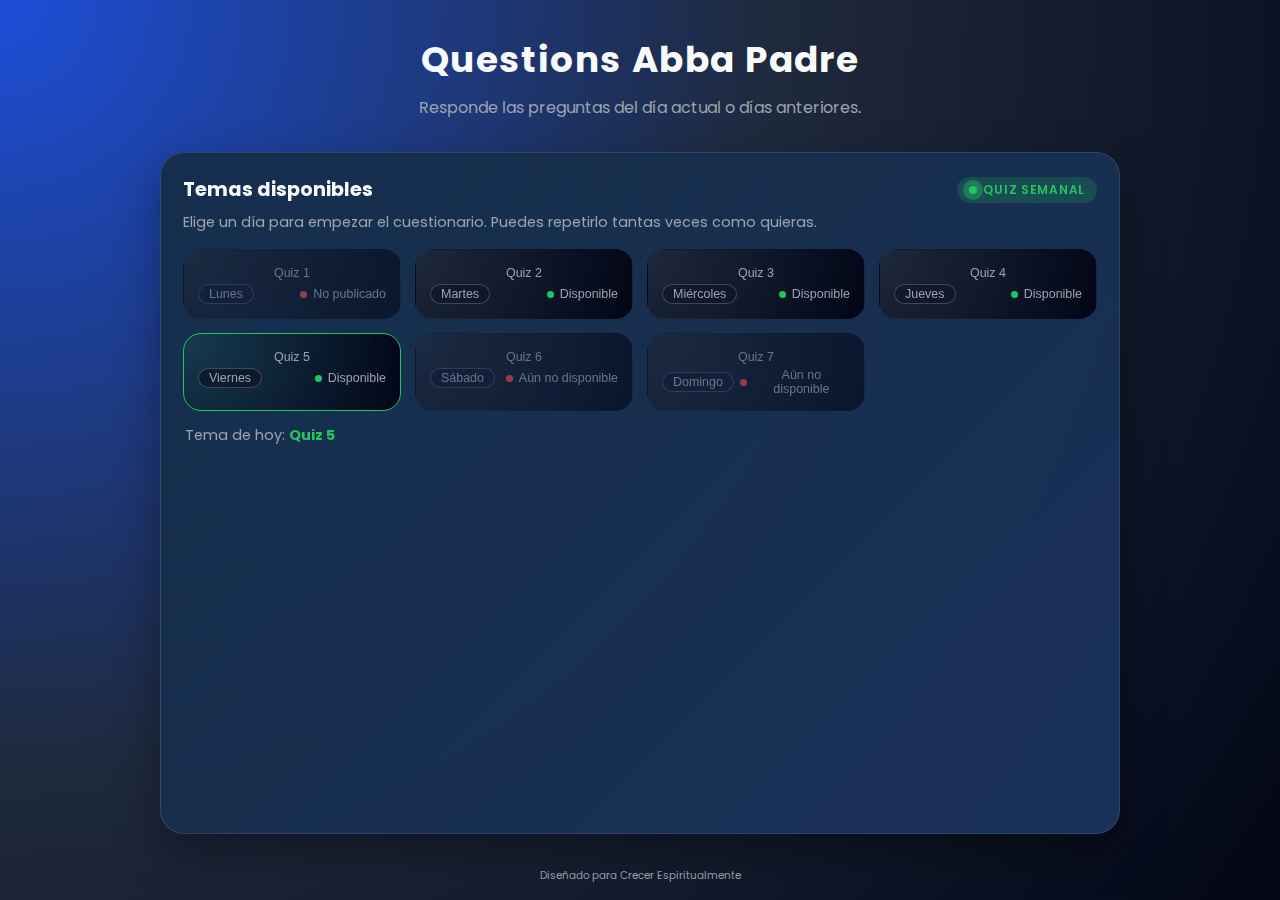
<file: index.html>
<!doctype html>
<html lang="es">
  <head>
    <meta charset="utf-8" />
    <title>Quiz semanal tipo Kahoot</title>
    <meta name="viewport" content="width=device-width, initial-scale=1" />
    <link rel="preconnect" href="https://fonts.googleapis.com" />
    <link rel="preconnect" href="https://fonts.gstatic.com" crossorigin />
    <link
      href="https://fonts.googleapis.com/css2?family=Poppins:wght@400;600;700&display=swap"
      rel="stylesheet"
    />
    <link rel="stylesheet" href="styles.css" />
  </head>
  <body>
    <header class="app-header">
      <h1>Questions Abba Padre</h1>
      <p class="subtitle">
        Responde las preguntas del día actual o días anteriores.
      </p>
    </header>

    <main class="app-main">
      <section class="days-panel card">
        <div class="days-header">
          <h2>Temas disponibles</h2>
          <span class="badge">Quiz semanal</span>
        </div>
        <p class="days-description">
          Elige un día para empezar el cuestionario. Puedes repetirlo tantas veces como quieras.
        </p>
        <div
          id="days-container"
          class="days-container"
          aria-label="Selector de día"
        ></div>
        <p id="current-day-label" class="current-day-label" aria-live="polite"></p>
      </section>
    </main>

    <footer class="app-footer">
      <small
        >Diseñado para Crecer Espiritualmente
    </footer>

    <script src="app.js" defer></script>
  </body>
</html>
</file>
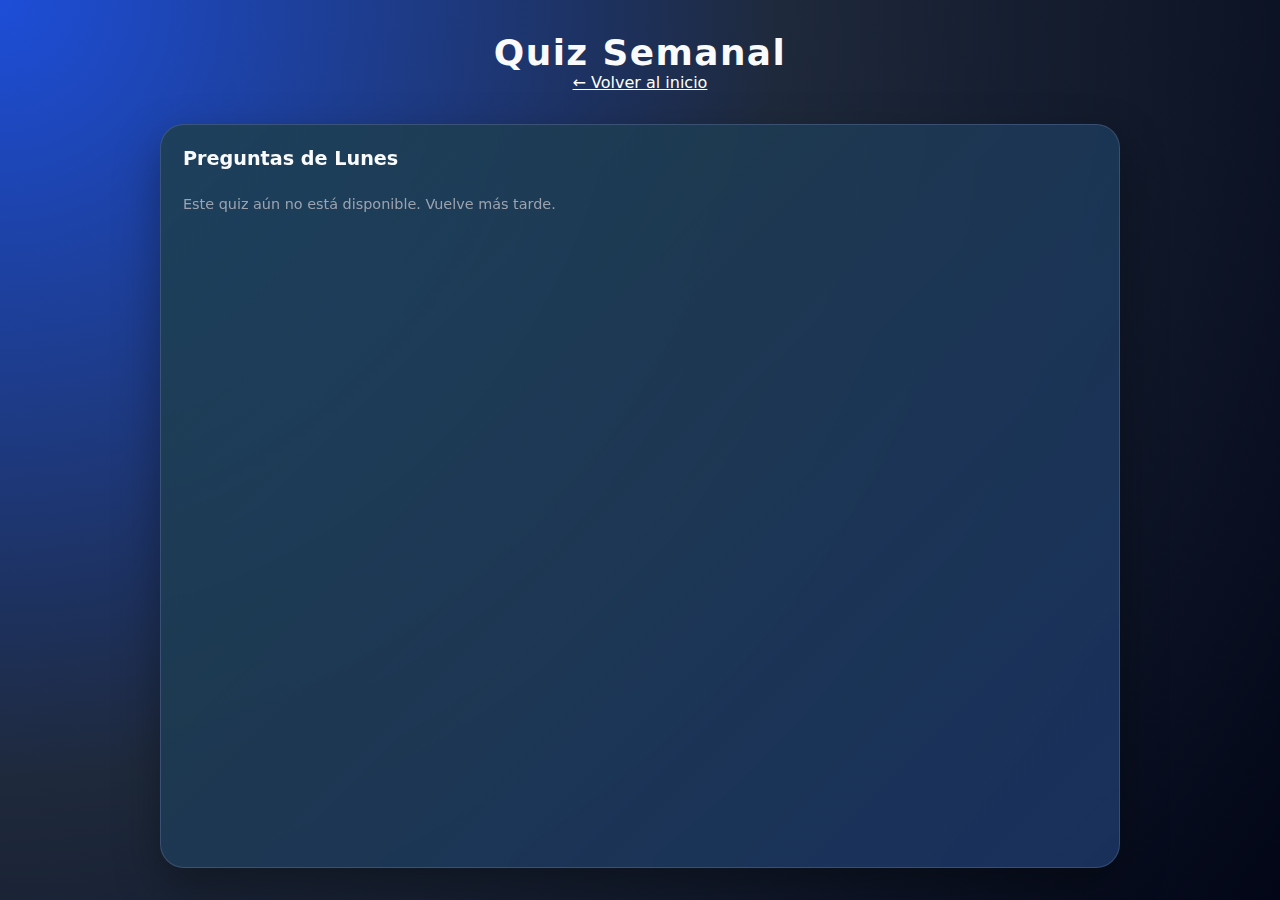
<file: kahoot.html>
<!doctype html>
<html lang="es">
  <head>
    <meta charset="utf-8" />
    <title>Jugando - Quiz Semanal</title>
    <meta name="viewport" content="width=device-width, initial-scale=1" />
    <link rel="stylesheet" href="styles.css" />
  </head>
  <body>
    <header class="app-header">
      <h1>Quiz Semanal</h1>
      <a href="index.html" style="color: white; text-decoration: underline"
        >&larr; Volver al inicio</a
      >
    </header>

    <main class="app-main">
      <section class="questions-panel">
        <h2 id="questions-title">Cargando...</h2>
        <div id="questions-container" class="questions-container"></div>
        <div id="feedback" class="feedback" aria-live="polite"></div>
      </section>
    </main>

    <script src="app.js" defer></script>
  </body>
</html>
</file>
<file: styles.css>
:root {
  --bg-gradient-start: #1a2a6c;
  --bg-gradient-middle: #b21f1f;
  --bg-gradient-end: #fdbb2d;
  --surface-color: rgba(15, 23, 42, 0.9);
  --surface-soft: rgba(15, 23, 42, 0.8);
  --accent: #22c55e;
  --accent-soft: rgba(34, 197, 94, 0.2);
  --accent-strong: #16a34a;
  --text-primary: #f9fafb;
  --text-secondary: #9ca3af;
  --danger: #ef4444;
  --shadow-soft: 0 18px 45px rgba(0, 0, 0, 0.35);
  --radius-lg: 18px;
  --radius-full: 999px;
  --transition-fast: 150ms ease-out;
}

*,
*::before,
*::after {
  box-sizing: border-box;
}

html,
body {
  margin: 0;
  padding: 0;
  height: 100%;
}

body {
  font-family: "Poppins", system-ui, -apple-system, BlinkMacSystemFont,
    "Segoe UI", sans-serif;
  color: var(--text-primary);
  background: radial-gradient(circle at top left, #1d4ed8, #1e293b 50%, #020617);
  min-height: 100vh;
  display: flex;
  flex-direction: column;
  align-items: stretch;
  justify-content: stretch;
}

.app-header {
  padding: 24px 16px 8px;
  text-align: center;
}

.app-header h1 {
  margin: 0;
  font-size: clamp(1.8rem, 2.8vw, 2.4rem);
  font-weight: 700;
  letter-spacing: 0.04em;
}

.subtitle {
  margin: 8px auto 0;
  max-width: 38rem;
  font-size: 0.95rem;
  color: var(--text-secondary);
}

.app-main {
  flex: 1;
  display: flex;
  justify-content: center;
  padding: 8px 16px 24px;
}

.days-panel {
  width: 100%;
  max-width: 960px;
}

.questions-panel {
  width: 100%;
  max-width: 960px;
}

.card {
  background: linear-gradient(
        135deg,
        rgba(56, 189, 248, 0.12),
        rgba(59, 130, 246, 0.24)
      ),
    var(--surface-color);
  backdrop-filter: blur(16px);
  border-radius: 24px;
  box-shadow: var(--shadow-soft);
  padding: 18px 18px 20px;
  border: 1px solid rgba(148, 163, 184, 0.2);
}

.days-header {
  display: flex;
  align-items: center;
  justify-content: space-between;
  gap: 12px;
  margin-bottom: 8px;
}

.days-header h2 {
  margin: 0;
  font-size: 1.1rem;
}

.badge {
  display: inline-flex;
  align-items: center;
  gap: 6px;
  padding: 4px 12px;
  border-radius: var(--radius-full);
  background: var(--accent-soft);
  color: var(--accent);
  font-size: 0.75rem;
  font-weight: 600;
  text-transform: uppercase;
  letter-spacing: 0.06em;
}

.badge::before {
  content: "";
  width: 8px;
  height: 8px;
  border-radius: 999px;
  background: var(--accent);
  box-shadow: 0 0 0 6px rgba(34, 197, 94, 0.4);
}

.days-description {
  margin: 0 0 16px;
  font-size: 0.9rem;
  color: var(--text-secondary);
}

.days-container {
  display: grid;
  grid-template-columns: repeat(2, minmax(0, 1fr));
  gap: 10px;
}

.day-card {
  position: relative;
  border-radius: 18px;
  padding: 10px 12px;
  background: radial-gradient(circle at top left, #1e293b, #020617);
  color: var(--text-primary);
  border: 1px solid transparent;
  cursor: pointer;
  display: flex;
  flex-direction: column;
  gap: 4px;
  isolation: isolate;
  overflow: hidden;
  transition:
    transform var(--transition-fast),
    box-shadow var(--transition-fast),
    border-color var(--transition-fast),
    background-color var(--transition-fast),
    background var(--transition-fast);
}

.day-card::before {
  content: "";
  position: absolute;
  inset: -40%;
  background: conic-gradient(
    from 140deg,
    rgba(56, 189, 248, 0.3),
    rgba(34, 197, 94, 0.3),
    rgba(168, 85, 247, 0.3),
    rgba(56, 189, 248, 0.3)
  );
  opacity: 0;
  transition: opacity 200ms ease-out;
  z-index: -1;
}

.day-card-content {
  position: relative;
  z-index: 1;
}

.day-name {
  font-weight: 600;
  font-size: 0.9rem;
}

.day-subtitle {
  margin-top: 1px;
  font-size: 0.78rem;
  color: var(--text-secondary);
}

.day-topic {
  margin-top: 2px;
  margin-bottom: 4px;
  font-size: 0.78rem;
  color: var(--text-secondary);
  max-height: 2.4em;
  overflow: hidden;
  text-overflow: ellipsis;
}

.day-meta {
  display: flex;
  align-items: center;
  justify-content: space-between;
  gap: 6px;
  font-size: 0.78rem;
  color: var(--text-secondary);
}

.pill {
  padding: 2px 10px;
  border-radius: 999px;
  background: rgba(15, 23, 42, 0.8);
  border: 1px solid rgba(148, 163, 184, 0.35);
  white-space: nowrap;
}

.day-status {
  display: inline-flex;
  align-items: center;
  gap: 6px;
}

.dot {
  width: 7px;
  height: 7px;
  border-radius: 999px;
  background: var(--accent);
}

.day-card:hover,
.day-card:focus-visible {
  outline: none;
  transform: translateY(-2px) scale(1.01);
  border-color: rgba(96, 165, 250, 0.9);
  box-shadow: 0 18px 40px rgba(15, 23, 42, 0.9);
}

.day-card:hover::before,
.day-card:focus-visible::before {
  opacity: 1;
}

.day-card:active {
  transform: translateY(0) scale(0.99);
}

.day-card.current {
  border-color: var(--accent);
  background: radial-gradient(
    circle at top left,
    rgba(34, 197, 94, 0.08),
    #020617
  );
}

.day-card.locked {
  cursor: not-allowed;
  opacity: 0.6;
}

.day-card.locked .dot {
  background: var(--danger);
}

.current-day-label {
  margin: 14px 2px 0;
  font-size: 0.9rem;
  color: var(--text-secondary);
}

.current-day-label strong {
  color: var(--accent);
}

.app-footer {
  text-align: center;
  padding: 0 16px 16px;
  font-size: 0.78rem;
  color: var(--text-secondary);
}

.app-footer code {
  font-size: 0.78rem;
}

@media (min-width: 600px) {
  .app-header {
    padding: 32px 24px 16px;
  }

  .subtitle {
    font-size: 1rem;
  }

  .card {
    padding: 22px 22px 24px;
  }

  .days-container {
    grid-template-columns: repeat(3, minmax(0, 1fr));
    gap: 12px;
  }
}

@media (min-width: 900px) {
  .app-main {
    padding-top: 16px;
    padding-bottom: 32px;
  }

  .days-header h2 {
    font-size: 1.2rem;
  }

  .days-container {
    grid-template-columns: repeat(4, minmax(0, 1fr));
    gap: 14px;
  }

  .day-card {
    padding: 14px 14px;
  }

  .day-name {
    font-size: 1rem;
  }
}

/* ----------------- QUIZ / PREGUNTAS ----------------- */

.questions-panel {
  background: linear-gradient(
        135deg,
        rgba(94, 234, 212, 0.16),
        rgba(59, 130, 246, 0.25)
      ),
    var(--surface-soft);
  backdrop-filter: blur(18px);
  border-radius: 24px;
  box-shadow: var(--shadow-soft);
  padding: 18px 18px 22px;
  border: 1px solid rgba(148, 163, 184, 0.25);
}

.questions-panel h2 {
  margin-top: 0;
  margin-bottom: 10px;
  font-size: 1.1rem;
}

.questions-container {
  display: flex;
  flex-direction: column;
  gap: 10px;
  margin-top: 12px;
}

.question-card {
  border-radius: 18px;
  padding: 12px 12px 10px;
  background: radial-gradient(circle at top left, #020617, #020617 60%, #0b1120);
  border: 1px solid rgba(148, 163, 184, 0.25);
}

.question-text {
  margin: 0 0 6px;
  font-size: 0.95rem;
}

.question-ref {
  margin: 0 0 10px;
  font-size: 0.78rem;
  color: var(--text-secondary);
}

.options-list {
  display: grid;
  grid-template-columns: 1fr;
  gap: 6px;
}

.option-btn {
  width: 100%;
  text-align: left;
  border-radius: 999px;
  border: 1px solid rgba(148, 163, 184, 0.4);
  padding: 8px 12px;
  font-size: 0.85rem;
  background: rgba(15, 23, 42, 0.9);
  color: var(--text-primary);
  cursor: pointer;
  transition:
    background-color var(--transition-fast),
    transform var(--transition-fast),
    box-shadow var(--transition-fast),
    border-color var(--transition-fast),
    color var(--transition-fast);
}

.option-btn:hover,
.option-btn:focus-visible {
  outline: none;
  transform: translateY(-1px);
  box-shadow: 0 12px 24px rgba(15, 23, 42, 0.7);
  border-color: rgba(96, 165, 250, 0.9);
}

.option-btn.correct {
  background: linear-gradient(
    135deg,
    rgba(22, 163, 74, 0.2),
    rgba(22, 163, 74, 0.6)
  );
  border-color: var(--accent-strong);
}

.option-btn.incorrect {
  background: linear-gradient(
    135deg,
    rgba(248, 113, 113, 0.2),
    rgba(239, 68, 68, 0.6)
  );
  border-color: var(--danger);
}

.feedback {
  margin-top: 14px;
  font-size: 0.9rem;
  color: var(--text-secondary);
}

.quiz-wrapper {
  display: flex;
  flex-direction: column;
  gap: 10px;
}

.quiz-header {
  display: flex;
  align-items: center;
  justify-content: space-between;
  gap: 8px;
  flex-wrap: wrap;
}

.question-counter {
  margin: 0;
  font-size: 0.82rem;
  color: var(--text-secondary);
}

.quiz-timer {
  margin: 0;
  font-size: 0.82rem;
  color: var(--text-secondary);
}

.quiz-score {
  margin: 0;
  font-size: 0.82rem;
  color: var(--accent);
  font-weight: 600;
}

.help-btn {
  border-radius: 999px;
  border: 1px solid rgba(148, 163, 184, 0.5);
  background: rgba(15, 23, 42, 0.9);
  color: var(--text-primary);
  padding: 4px 10px;
  font-size: 0.8rem;
  cursor: pointer;
  display: inline-flex;
  align-items: center;
  gap: 4px;
  transition:
    background-color var(--transition-fast),
    transform var(--transition-fast),
    box-shadow var(--transition-fast),
    border-color var(--transition-fast),
    opacity var(--transition-fast);
}

.help-btn:hover:not(:disabled),
.help-btn:focus-visible:not(:disabled) {
  outline: none;
  transform: translateY(-1px);
  box-shadow: 0 10px 20px rgba(15, 23, 42, 0.7);
  border-color: rgba(96, 165, 250, 0.9);
}

.help-btn:disabled {
  opacity: 0.4;
  cursor: default;
  box-shadow: none;
}

.help-modal-backdrop {
  position: fixed;
  inset: 0;
  background: rgba(15, 23, 42, 0.75);
  display: flex;
  align-items: center;
  justify-content: center;
  z-index: 40;
}

.help-modal {
  background: radial-gradient(circle at top left, #0f172a, #020617);
  border-radius: 18px;
  padding: 16px 18px 14px;
  border: 1px solid rgba(148, 163, 184, 0.4);
  box-shadow: 0 22px 50px rgba(0, 0, 0, 0.7);
  max-width: 320px;
  width: calc(100% - 40px);
  color: var(--text-primary);
}

.help-modal h4 {
  margin: 0 0 6px;
  font-size: 0.95rem;
}

.help-modal p {
  margin: 0 0 10px;
  font-size: 0.85rem;
  color: var(--text-secondary);
}

.help-modal-close {
  border-radius: 999px;
  border: none;
  padding: 6px 14px;
  font-size: 0.8rem;
  background: linear-gradient(135deg, #38bdf8, #6366f1);
  color: #f9fafb;
  cursor: pointer;
  box-shadow: 0 10px 24px rgba(37, 99, 235, 0.5);
  transition:
    transform var(--transition-fast),
    box-shadow var(--transition-fast),
    opacity var(--transition-fast);
}

.help-modal-close:hover {
  transform: translateY(-1px);
  box-shadow: 0 14px 32px rgba(37, 99, 235, 0.7);
}

.time-bar {
  position: relative;
  width: 100%;
  height: 6px;
  border-radius: 999px;
  background: rgba(15, 23, 42, 0.9);
  overflow: hidden;
  margin: 4px 0 8px;
}

.time-bar-fill {
  position: absolute;
  inset: 0;
  width: 100%;
  background: linear-gradient(90deg, #22c55e, #eab308, #ef4444);
  transform-origin: left center;
  transition: width 0.2s linear;
}

.quiz-controls {
  margin-top: 6px;
  display: flex;
  justify-content: flex-end;
}

.next-btn {
  border-radius: 999px;
  border: none;
  padding: 8px 16px;
  font-size: 0.85rem;
  background: linear-gradient(135deg, #22c55e, #16a34a);
  color: #f9fafb;
  cursor: pointer;
  box-shadow: 0 10px 24px rgba(22, 163, 74, 0.5);
  transition:
    transform var(--transition-fast),
    box-shadow var(--transition-fast),
    opacity var(--transition-fast);
}

.next-btn:disabled {
  opacity: 0.5;
  cursor: default;
  box-shadow: none;
}

.next-btn:not(:disabled):hover {
  transform: translateY(-1px);
  box-shadow: 0 14px 32px rgba(22, 163, 74, 0.7);
}

.quiz-summary {
  margin-top: 16px;
  padding-top: 12px;
  border-top: 1px solid rgba(148, 163, 184, 0.4);
  font-size: 0.88rem;
  color: var(--text-secondary);
}

.quiz-summary h3 {
  margin: 0 0 8px;
  font-size: 1rem;
  color: var(--text-primary);
}

.quiz-summary-list {
  margin: 6px 0 0;
  padding-left: 18px;
  font-size: 0.82rem;
}

.quiz-summary-message {
  margin-top: 10px;
  font-size: 0.9rem;
  color: #e5e7eb;
}

@keyframes question-fade-in {
  from {
    opacity: 0;
    transform: translateY(8px);
  }
  to {
    opacity: 1;
    transform: translateY(0);
  }
}

@keyframes shake {
  0%,
  100% {
    transform: translateX(0);
  }
  20% {
    transform: translateX(-4px);
  }
  40% {
    transform: translateX(4px);
  }
  60% {
    transform: translateX(-3px);
  }
  80% {
    transform: translateX(3px);
  }
}

.question-card {
  animation: question-fade-in 0.3s ease-out;
}

.question-card.shake {
  animation: shake 0.35s ease-out;
}

@media (min-width: 700px) {
  .questions-panel {
    padding: 22px 22px 26px;
  }

  .questions-panel h2 {
    font-size: 1.2rem;
  }

  .question-text {
    font-size: 1rem;
  }

  .options-list {
    grid-template-columns: repeat(2, minmax(0, 1fr));
  }
}
</file>
